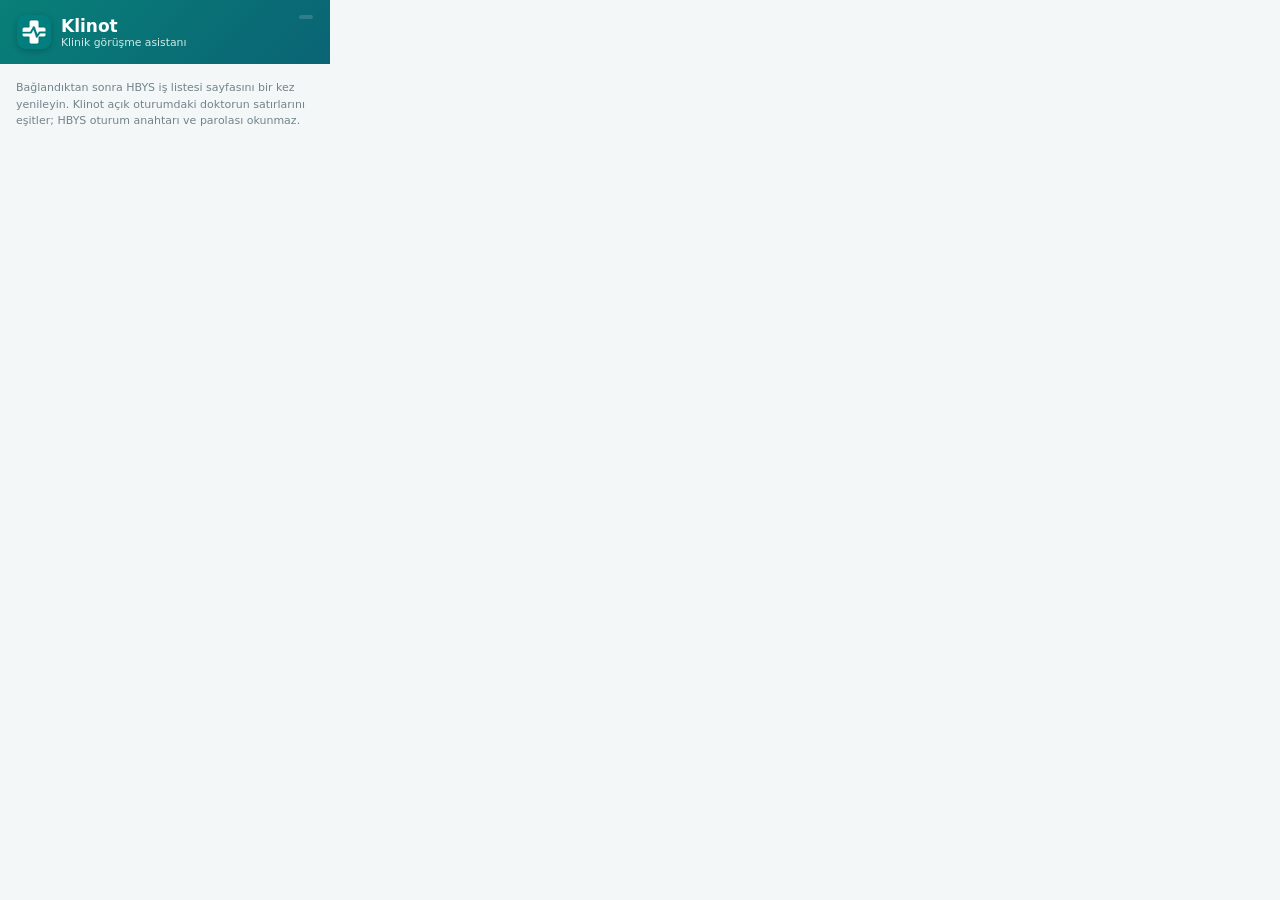
<file: comed_bridge_extension/popup.html>
<!doctype html>
<html lang="tr">
<head>
  <meta charset="utf-8">
  <meta name="viewport" content="width=device-width,initial-scale=1">
  <link rel="stylesheet" href="popup.css">
  <title>Klinot</title>
</head>
<body>
  <header><img class="logo" src="icons/icon48.png" alt=""><div><b>Klinot</b><small>Klinik görüşme asistanı</small></div><em id="ext-version" class="version"></em></header>
  <main>
    <!-- Bagli durum: hesap bir kez baglandiktan sonra giris alanlari gizlenir. -->
    <section id="connected-view" class="hidden">
      <div class="connected-card">
        <span class="connected-dot"></span>
        <div>
          <b id="connected-name">Doktor</b>
          <small id="connected-user"></small>
        </div>
      </div>
      <p id="status" class="ok">Bağlı. HBYS iş listesi eşitleniyor.</p>
      <button id="clear-draft" class="danger" type="button">Bu karttaki Klinot taslağını temizle</button>
      <div class="note clear-note">Yalnızca son Klinot aktarımının kaydedilmemiş form değişikliklerini geri alır; doktorun daha önce kaydettiği verileri silmez.</div>
      <!-- Doldurma temposu: doktor adimlari izlerken yavaslatabilir. -->
      <div class="speed-row">
        <div class="speed-head">
          <b>Form doldurma hızı</b>
          <span id="speed-value" class="speed-value">1×</span>
        </div>
        <input id="speed-slider" class="speed-slider" type="range"
               min="0" max="4" step="1" value="2"
               aria-label="Form doldurma hızı"
               aria-valuetext="1× · Normal (varsayılan)">
        <div class="speed-scale" aria-hidden="true">
          <span>Yavaş</span><span>Normal</span><span>Hızlı</span>
        </div>
        <small id="speed-note">Normal (varsayılan)</small>
      </div>
      <div class="note">Değişiklik anında geçerli olur; aktarım sürerken bile kaydırabilirsiniz.</div>
      <label class="trace-toggle">
        <input id="trace-enabled" type="checkbox" checked>
        <span><b>Test isteği izleme</b><small>GET/POST gövdesini yakalar; parola, çerez ve oturum başlıklarını kaydetmez.</small></span>
      </label>
      <button id="switch-account" class="link-button" type="button">Başka hesapla bağlan</button>
    </section>

    <!-- Giris durumu: yalnizca hic baglanilmamissa ya da oturum dustuyse gorunur. -->
    <section id="login-view" class="hidden">
      <div class="note"><b>1. HBYS:</b> Hastane bilgi sistemine normal kullanıcı bilgilerinizle ayrı sekmede giriş yapın. HBYS parolanızı bu eklentiye yazmayın.</div>
      <div class="note"><b>2. Klinot:</b> Aşağıya mobil uygulamada kullandığınız Klinot hesabını yazıp köprüyü bağlayın.</div>
      <label>API adresi<input id="api" value="https://doktor-hasta-gorusmesi.onrender.com"></label>
      <label>Klinot kullanıcı adı<input id="user" autocomplete="username"></label>
      <label>Klinot şifresi<input id="password" type="password" autocomplete="current-password"></label>
      <button id="connect">Köprüyü bağla</button>
      <p id="login-status">Bağlantı bekleniyor.</p>
      <button id="cancel-switch" class="link-button hidden" type="button">Vazgeç</button>
    </section>

    <div class="note">Bağlandıktan sonra HBYS iş listesi sayfasını bir kez yenileyin. Klinot açık oturumdaki doktorun satırlarını eşitler; HBYS oturum anahtarı ve parolası okunmaz.</div>
  </main>
  <script src="popup.js"></script>
</body>
</html>
</file>
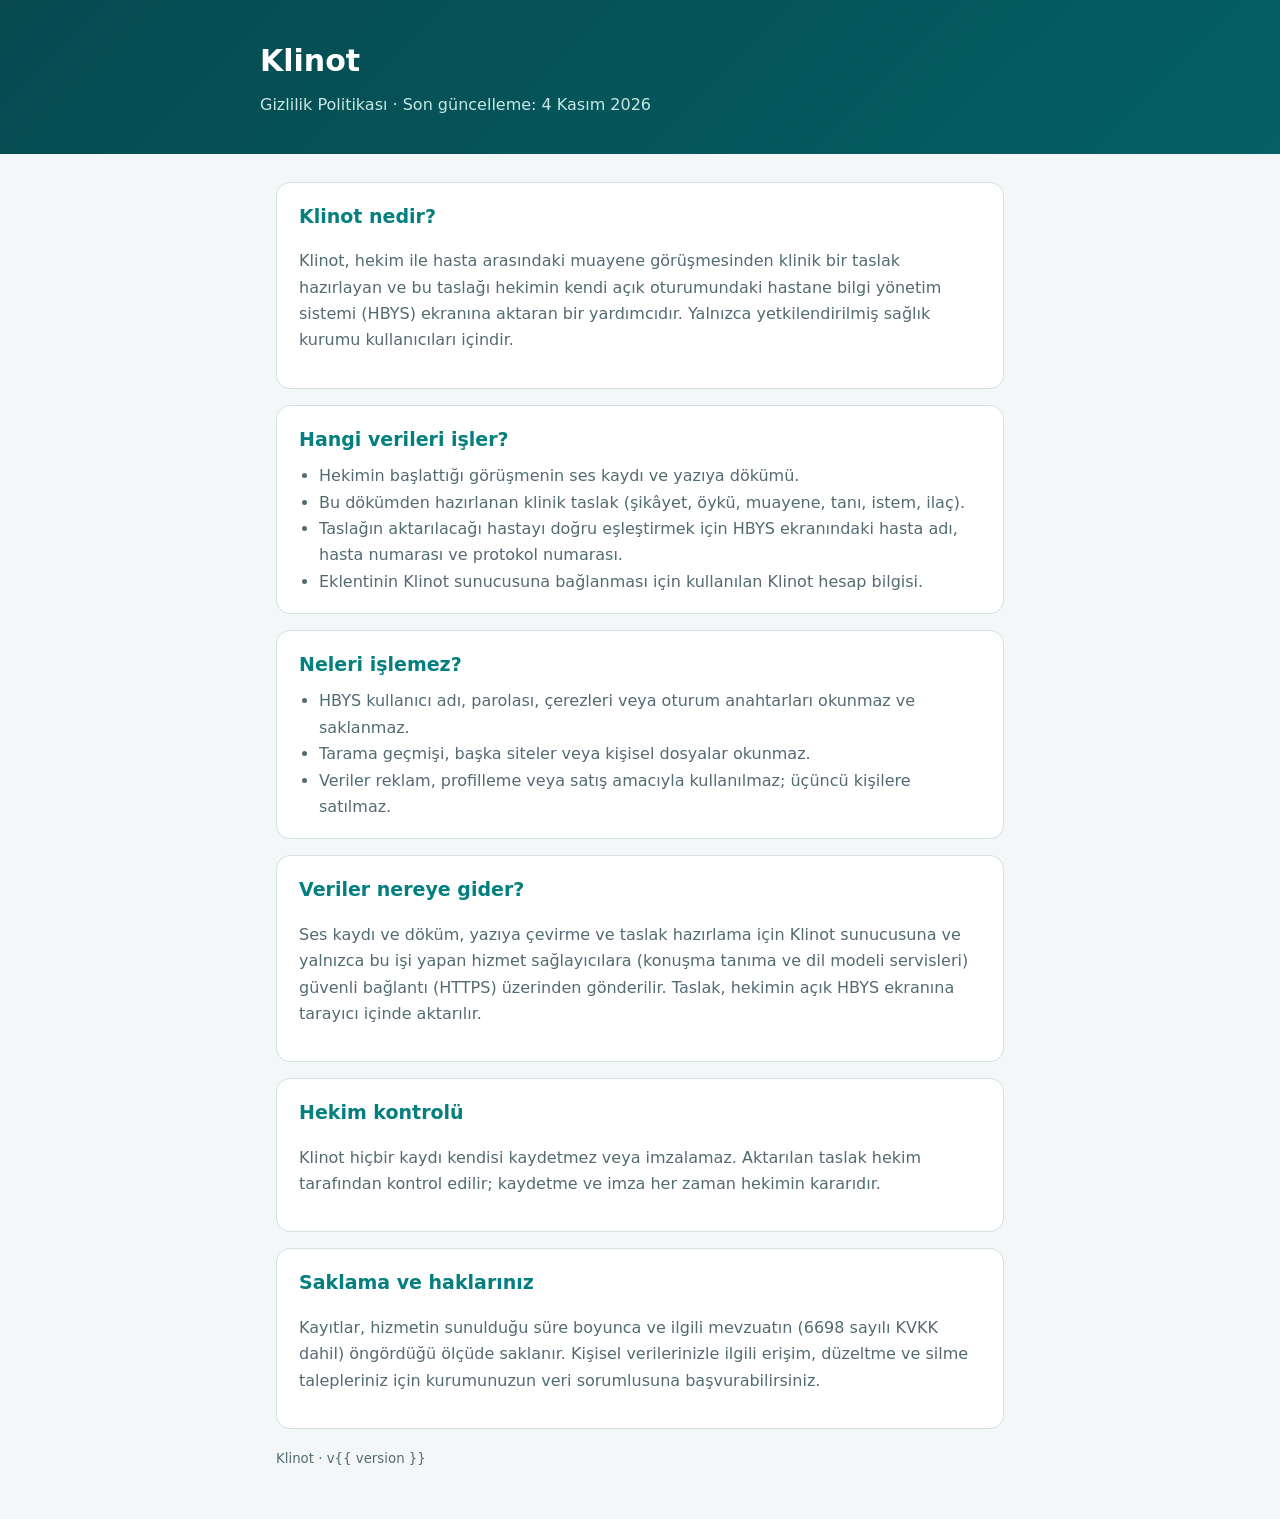
<file: templates/privacy.html>
<!doctype html>
<html lang="tr">
<head>
  <meta charset="utf-8">
  <meta name="viewport" content="width=device-width,initial-scale=1">
  <title>Klinot · Gizlilik Politikası</title>
  <style>
    :root{--teal:#027f7e;--ink:#102b3c;--mut:#526b73;--bg:#f4f7f8}
    *{box-sizing:border-box}
    body{margin:0;background:var(--bg);color:var(--ink);font:16px/1.65 system-ui,-apple-system,"Segoe UI",sans-serif}
    header{background:linear-gradient(135deg,#064a50,#046064);color:#fff;padding:36px 16px}
    header div,main{max-width:760px;margin:0 auto}
    header h1{margin:0;font-size:30px}
    header p{margin:6px 0 0;color:#c8e8e5}
    main{padding:28px 16px 48px}
    section{background:#fff;border:1px solid #d5e0e3;border-radius:14px;padding:18px 22px;margin:0 0 16px}
    h2{margin:0 0 8px;font-size:19px;color:var(--teal)}
    p,li{color:var(--mut)}
    ul{padding-left:20px;margin:0}
    small{color:var(--mut)}
  </style>
</head>
<body>
  <header><div><h1>Klinot</h1><p>Gizlilik Politikası · Son güncelleme: 4 Kasım 2026</p></div></header>
  <main>
    <section>
      <h2>Klinot nedir?</h2>
      <p>Klinot, hekim ile hasta arasındaki muayene görüşmesinden klinik bir taslak hazırlayan
      ve bu taslağı hekimin kendi açık oturumundaki hastane bilgi yönetim sistemi (HBYS)
      ekranına aktaran bir yardımcıdır. Yalnızca yetkilendirilmiş sağlık kurumu
      kullanıcıları içindir.</p>
    </section>
    <section>
      <h2>Hangi verileri işler?</h2>
      <ul>
        <li>Hekimin başlattığı görüşmenin ses kaydı ve yazıya dökümü.</li>
        <li>Bu dökümden hazırlanan klinik taslak (şikâyet, öykü, muayene, tanı, istem, ilaç).</li>
        <li>Taslağın aktarılacağı hastayı doğru eşleştirmek için HBYS ekranındaki hasta adı,
        hasta numarası ve protokol numarası.</li>
        <li>Eklentinin Klinot sunucusuna bağlanması için kullanılan Klinot hesap bilgisi.</li>
      </ul>
    </section>
    <section>
      <h2>Neleri işlemez?</h2>
      <ul>
        <li>HBYS kullanıcı adı, parolası, çerezleri veya oturum anahtarları okunmaz ve saklanmaz.</li>
        <li>Tarama geçmişi, başka siteler veya kişisel dosyalar okunmaz.</li>
        <li>Veriler reklam, profilleme veya satış amacıyla kullanılmaz; üçüncü kişilere satılmaz.</li>
      </ul>
    </section>
    <section>
      <h2>Veriler nereye gider?</h2>
      <p>Ses kaydı ve döküm, yazıya çevirme ve taslak hazırlama için Klinot sunucusuna ve
      yalnızca bu işi yapan hizmet sağlayıcılara (konuşma tanıma ve dil modeli servisleri)
      güvenli bağlantı (HTTPS) üzerinden gönderilir. Taslak, hekimin açık HBYS ekranına
      tarayıcı içinde aktarılır.</p>
    </section>
    <section>
      <h2>Hekim kontrolü</h2>
      <p>Klinot hiçbir kaydı kendisi kaydetmez veya imzalamaz. Aktarılan taslak hekim tarafından
      kontrol edilir; kaydetme ve imza her zaman hekimin kararıdır.</p>
    </section>
    <section>
      <h2>Saklama ve haklarınız</h2>
      <p>Kayıtlar, hizmetin sunulduğu süre boyunca ve ilgili mevzuatın (6698 sayılı KVKK dahil)
      öngördüğü ölçüde saklanır. Kişisel verilerinizle ilgili erişim, düzeltme ve silme
      talepleriniz için kurumunuzun veri sorumlusuna başvurabilirsiniz.</p>
    </section>
    <small>Klinot · v{{ version }}</small>
  </main>
</body>
</html>
</file>
<file: comed_bridge_extension/popup.css>
*{box-sizing:border-box}body{margin:0;width:330px;background:#f4f7f8;color:#102b3c;font:13px system-ui,-apple-system,sans-serif}header{display:flex;gap:10px;align-items:center;padding:15px 17px;background:linear-gradient(135deg,#087f78,#0a6474);color:#fff}header>span{width:34px;height:34px;border-radius:11px;background:#ffffff26;display:grid;place-items:center;font-size:20px}header div{display:flex;flex-direction:column}header b{font-size:17px}header small{color:#ccebe8}main{padding:16px}label{display:block;margin-bottom:11px;color:#526b73;font-size:11px;font-weight:700}input{display:block;width:100%;margin-top:5px;border:1px solid #d5e0e3;border-radius:10px;padding:10px 11px;font:inherit;color:#102b3c}input:focus{outline:2px solid #b9e0dd;border-color:#087f78}button{width:100%;border:0;border-radius:11px;padding:11px;background:#087f78;color:#fff;font-weight:750;cursor:pointer}button:disabled{opacity:.6}button.danger{margin:0 0 8px;background:#fff;color:#ad312d;border:1px solid #efb7b4}#status{padding:10px 11px;border-radius:10px;background:#e8f1f3;color:#476169}.ok{background:#e4f7ef!important;color:#087454!important}.bad{background:#ffeaea!important;color:#a72f2f!important}.note{font-size:11px;line-height:1.5;color:#71848a}.clear-note{margin:0 0 13px}.trace-toggle{display:flex;gap:9px;align-items:flex-start;padding:10px 11px;margin:0 0 12px;border:1px solid #cfe0e3;border-radius:10px;background:#fff}.trace-toggle input{width:17px;height:17px;flex:0 0 auto;margin:1px 0 0;padding:0;accent-color:#087f78}.trace-toggle span{display:flex;flex-direction:column;gap:3px}.trace-toggle b{color:#1c4653}.trace-toggle small{font-weight:500;line-height:1.35;color:#71848a}


/* ---- Bagli durum gorunumu ---- */
.hidden{display:none !important}
.connected-card{display:flex;align-items:center;gap:10px;padding:11px 12px;margin-bottom:10px;border:1px solid #cfe7e3;border-radius:12px;background:#f2faf8}
.connected-card b{display:block;font-size:13px;color:#13433d}
.connected-card small{display:block;font-size:11px;color:#5d7b78;word-break:break-all}
.connected-dot{flex:0 0 auto;width:10px;height:10px;border-radius:50%;background:#15a08f;box-shadow:0 0 0 3px #15a08f22}
.link-button{width:100%;margin-top:10px;padding:7px;border:0;border-radius:9px;background:transparent;color:#2b6f8a;font:600 12px system-ui;cursor:pointer;text-decoration:underline}
.link-button:hover{background:#eef5f8}

/* ---- Form doldurma hizi (kaydirac) ---- */
.speed-row{display:flex;flex-direction:column;gap:7px;padding:12px 13px;margin:0 0 7px;border:1px solid #cfe0e3;border-radius:10px;background:#fff}
.speed-head{display:flex;align-items:center;justify-content:space-between;gap:8px}
.speed-head b{font-size:11.5px;color:#1c4653}
.speed-value{padding:3px 9px;border-radius:999px;background:#e4f2f0;color:#087f78;font:800 12px system-ui;font-variant-numeric:tabular-nums}
.speed-row small{font-weight:600;line-height:1.3;color:#5f767d}

.speed-slider{-webkit-appearance:none;appearance:none;width:100%;height:22px;margin:0;background:transparent;cursor:pointer}
.speed-slider:focus{outline:none}
.speed-slider:focus-visible::-webkit-slider-thumb{box-shadow:0 0 0 4px #087f7840}
/* WebKit: once yol, sonra tutamak */
.speed-slider::-webkit-slider-runnable-track{height:6px;border-radius:999px;background:linear-gradient(90deg,#b7d9d5,#087f78)}
.speed-slider::-webkit-slider-thumb{-webkit-appearance:none;appearance:none;width:20px;height:20px;margin-top:-7px;border:3px solid #fff;border-radius:50%;background:#087f78;box-shadow:0 2px 6px #0b3f3a55;transition:transform .12s ease}
.speed-slider:active::-webkit-slider-thumb{transform:scale(1.12)}
.speed-slider::-moz-range-track{height:6px;border-radius:999px;background:linear-gradient(90deg,#b7d9d5,#087f78)}
.speed-slider::-moz-range-thumb{width:16px;height:16px;border:3px solid #fff;border-radius:50%;background:#087f78;box-shadow:0 2px 6px #0b3f3a55}

.speed-scale{display:flex;justify-content:space-between;margin-top:-4px;color:#8aa0a6;font:700 10px system-ui}
header .version{margin-left:auto;align-self:flex-start;padding:2px 7px;border-radius:999px;background:#ffffff26;color:#e6f5f3;font-size:10px;font-style:normal;font-weight:700;letter-spacing:.2px}
header .logo{width:34px;height:34px;border-radius:9px;box-shadow:0 2px 6px #0003}
</file>
